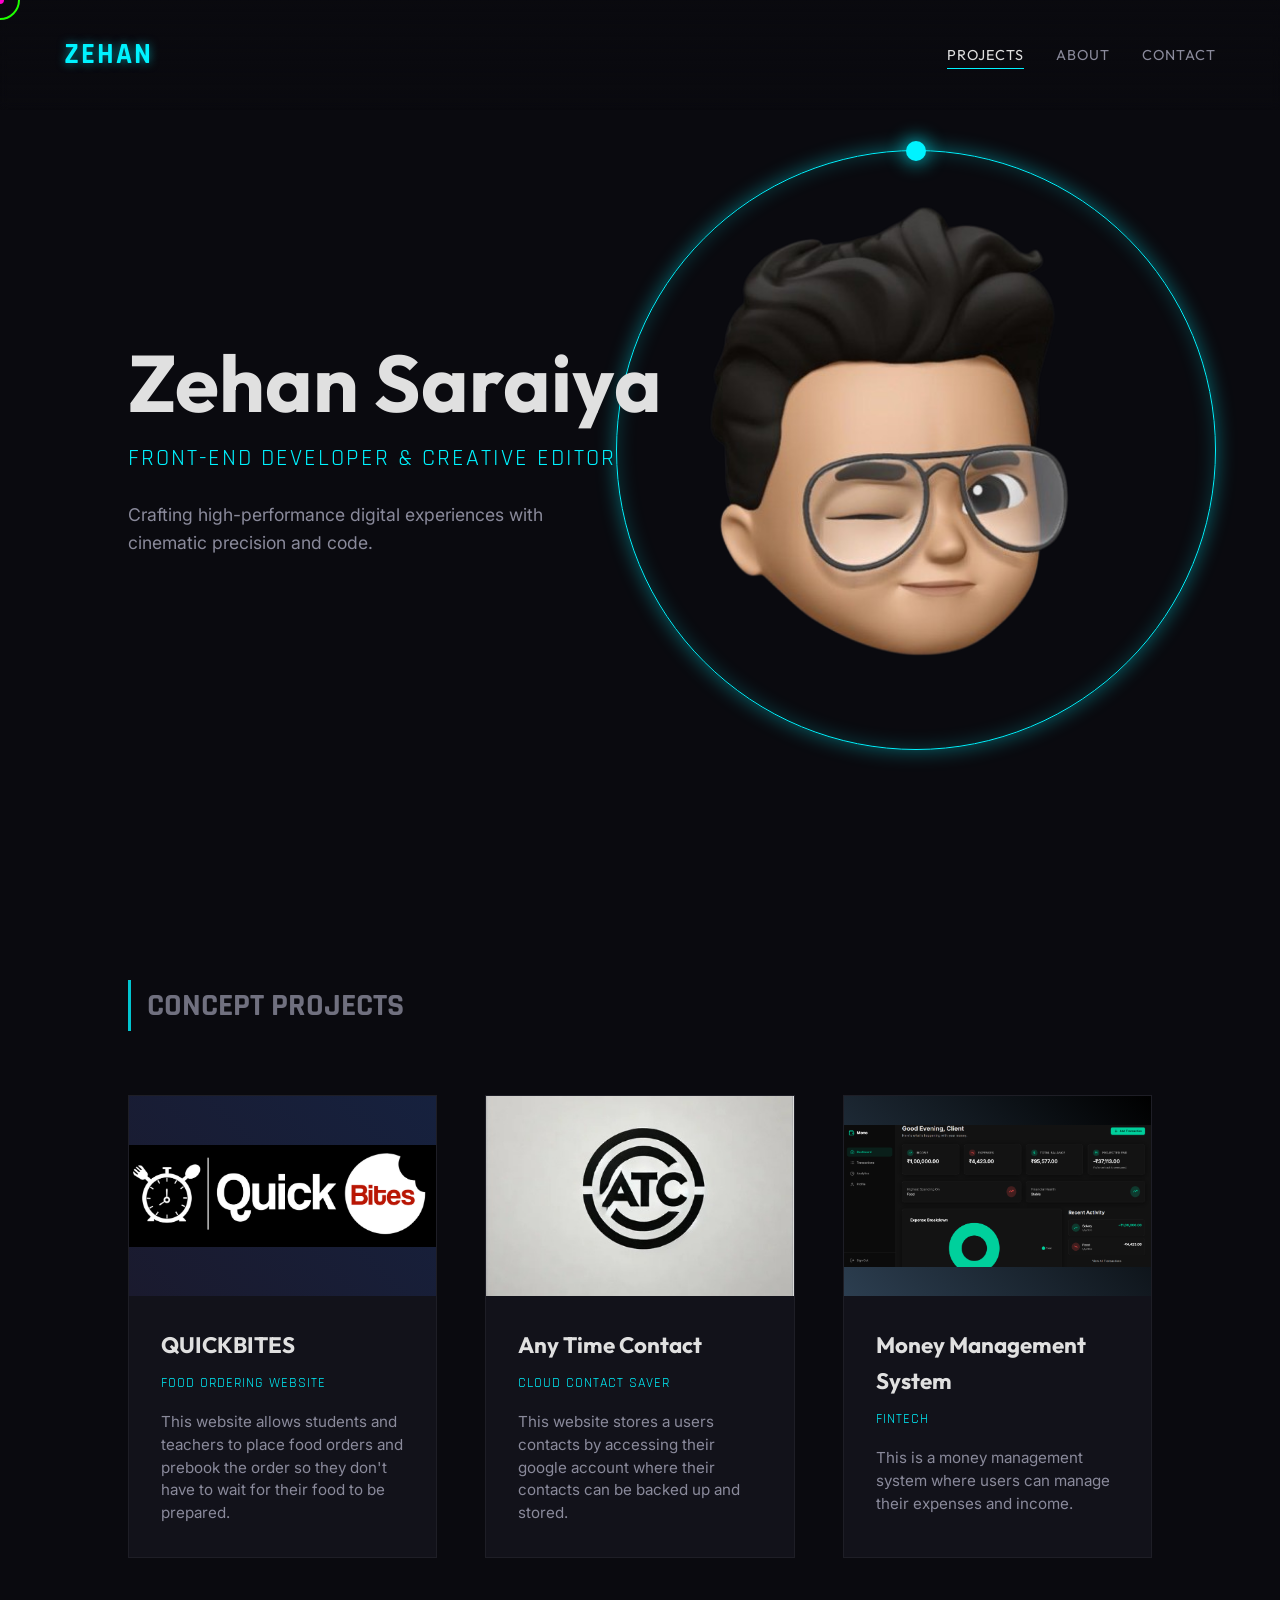
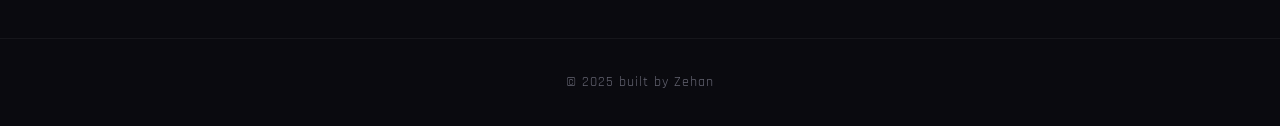
<file: index.html>
<!DOCTYPE html>
<html lang="en-IN">

<head>
    <meta charset="UTF-8">
    <meta name="viewport" content="width=device-width, initial-scale=1.0">
    <link rel="icon" type="image/svg+xml" href="assests/ZS_Logo_blackfill.svg">
    <title>Zehan Saraiya – Front-End Developer & Video/Photo Editor</title>
    <meta name="description"
        content="Official portfolio of Zehan Saraiya, a Front-End Developer and Video/Photo Editor from Ahmedabad, India. Specializing in high-performance digital experiences and visual editing.">
    <meta name="robots" content="index, follow">
    <link rel="canonical" href="https://zehansaraiya.github.io/ZehanPortfolio/">

    <!-- Geo Tags -->
    <meta name="geo.region" content="IN-GJ" />
    <meta name="geo.placename" content="Ahmedabad" />

    <!-- Google Analytics (GA4) -->
    <script async src="https://www.googletagmanager.com/gtag/js?id=G-C0XYHNEBWC"></script>
    <script>
        window.dataLayer = window.dataLayer || [];
        function gtag() { dataLayer.push(arguments); }
        gtag('js', new Date());
        gtag('config', 'G-C0XYHNEBWC');
    </script>

    <!-- Structured Data (JSON-LD) -->
    <script type="application/ld+json">
    {
      "@context": "https://schema.org",
      "@type": "Person",
      "name": "Zehan Saraiya",
      "jobTitle": ["Front-End Developer", "Video Editor", "Photo Editor"],
      "url": "https://zehansaraiya.github.io/ZehanPortfolio/",
      "address": {
        "@type": "PostalAddress",
        "addressLocality": "Ahmedabad",
        "addressRegion": "Gujarat",
        "addressCountry": "India"
      },
      "knowsAbout": ["HTML", "CSS", "JavaScript", "Front-End Development", "Video Editing", "Photo Editing"],
      "sameAs": [
        "https://www.linkedin.com/in/zehan-saraiya-599036266/",
        "https://github.com/ZehanSaraiya",
        "https://www.instagram.com/zehansaraiya123/",
        "https://zehansaraiya.framer.ai/"
      ]
    }
    </script>

    <link rel="preconnect" href="https://fonts.googleapis.com">
    <link rel="preconnect" href="https://fonts.gstatic.com" crossorigin>
    <link
        href="https://fonts.googleapis.com/css2?family=Inter:wght@300;400;600&family=Outfit:wght@500;700&family=Rajdhani:wght@500;700&display=swap"
        rel="stylesheet">
    <link rel="stylesheet" href="style.css">
    <meta name="google-site-verification" content="-E9XZPCRaE_qPZqu6JuUpyY8gT78zB276EZzaVvrD7o" />
</head>

<body>

    <header>
        <nav class="navbar">
            <div class="logo">ZEHAN</div>
            <ul class="nav-links">
                <li><a href="index.html" class="active">Projects</a></li>
                <li><a href="about.html">About</a></li>
                <li><a href="contact.html">Contact</a></li>
            </ul>
        </nav>
    </header>

    <main id="swup" class="transition-fade">
        <section class="hero">
            <div class="hero-content">
                <h1 class="glitch" data-text="Zehan Saraiya">Zehan Saraiya</h1>
                <p class="subtitle">Front-End Developer & Creative Editor</p>
                <p class="description">Crafting high-performance digital experiences with cinematic precision and code.
                </p>
            </div>
            <div class="hero-visual">
                <!-- Abstract tech circle or geometric shape via CSS/SVG -->
                <div class="tech-circle"></div>
                <div class="hero-image-container">
                    <img src="assests/ANIMEPORT.png" alt="Zehan Saraiya - Front-End Developer & Visual Editor">
                </div>
            </div>
        </section>

        <section class="projects">
            <h2 class="section-title">CONCEPT PROJECTS</h2>

            <div class="project-grid">
                <!-- Project 1 -->
                <article class="project-card">
                    <div class="card-image-wrapper">
                        <div class="card-image-placeholder_grad_1"><img src="assests/QBLOGO.png"
                                alt="QuickBites - Food Ordering Website by Zehan Saraiya"></div>
                    </div>
                    <div class="card-content">
                        <h3>QUICKBITES</h3>
                        <p class="project-type">Food Ordering Website</p>
                        <p class="project-desc">This website allows students and teachers to place food orders and
                            prebook the order so they don't have to wait for their food to be prepared.</p>
                    </div>
                </article>

                <!-- Project 2 -->
                <article class="project-card">
                    <div class="card-image-wrapper">
                        <div class="card-image-placeholder_grad_2"><img src="assests/ATCLOGO.jpeg"
                                alt="Any Time Contact - Cloud Contact Saver by Zehan Saraiya"></div>
                    </div>
                    <div class="card-content">
                        <h3>Any Time Contact</h3>
                        <p class="project-type">Cloud contact saver</p>
                        <p class="project-desc">This website stores a users contacts by accessing their google account
                            where their contacts can be backed up and stored.</p>
                    </div>
                </article>

                <!-- Project 3 -->
                <article class="project-card">
                    <div class="card-image-wrapper">
                        <div class="card-image-placeholder_grad_3"><img src="assests/MMS.png"
                                alt="Money Management System - Fintech Project by Zehan Saraiya">
                        </div>
                    </div>
                    <div class="card-content">
                        <h3>Money Management System</h3>
                        <p class="project-type">Fintech</p>
                        <p class="project-desc">This is a money management system where users can manage their
                            expenses and income.</p>
                    </div>
                </article>
            </div>
        </section>
    </main>

    <footer class="footer">
        <p class="copyright">&copy; 2025 built by Zehan</p>
    </footer>

    <div class="cursor"></div>
    <div class="cursor-follower"></div>

    <script src="script.js"></script>
</body>

</html>
</file>
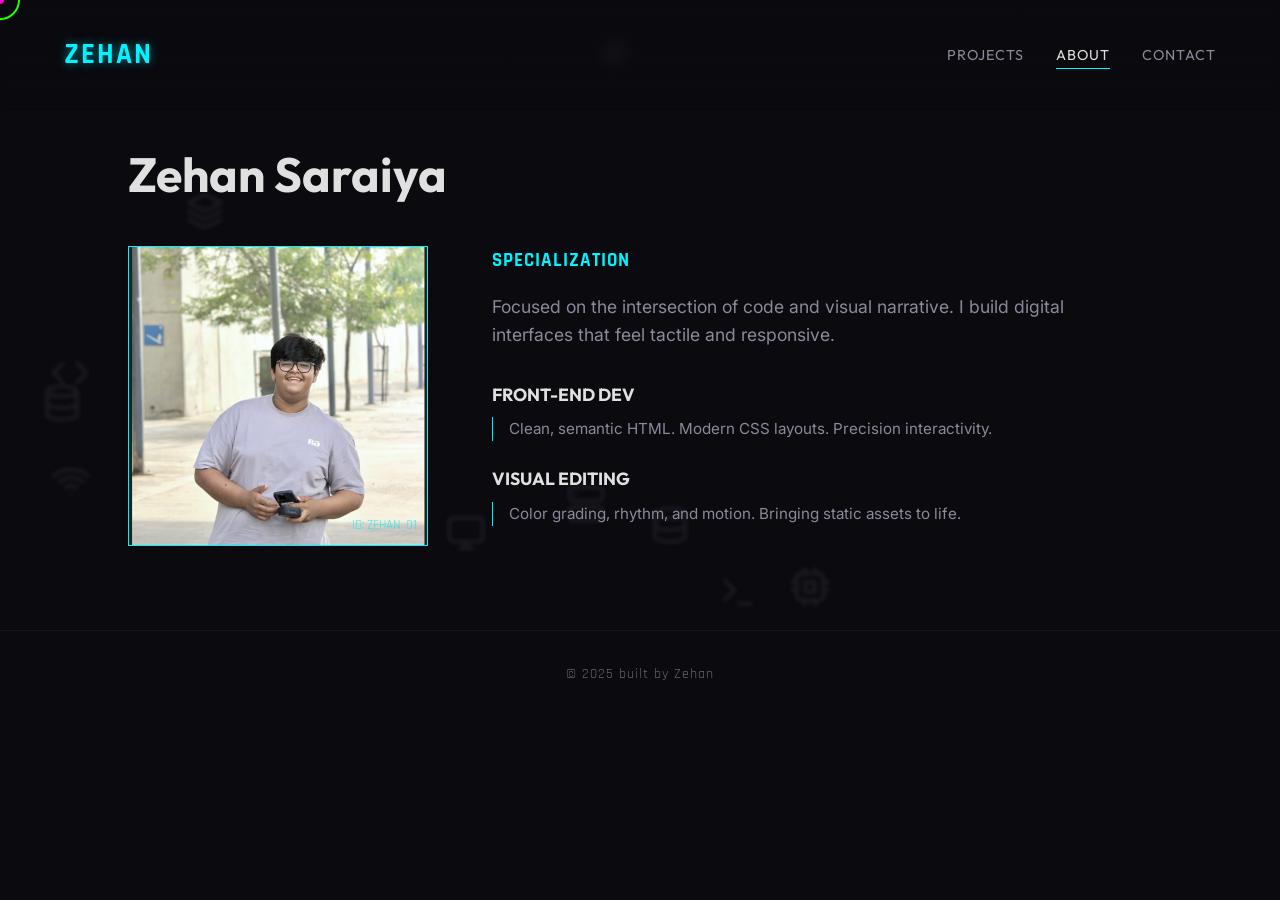
<file: about.html>
<!DOCTYPE html>
<html lang="en-IN">

<head>
    <meta charset="UTF-8">
    <meta name="viewport" content="width=device-width, initial-scale=1.0">
    <link rel="icon" type="image/svg+xml" href="assests/ZS_Logo_blackfill.svg">
    <title>About | Zehan Saraiya – Front-End Developer & Video/Photo Editor</title>
    <meta name="description"
        content="Detailed professional profile of Zehan Saraiya. Expert in Front-End Development, Video Editing, and Photo Editing based in Ahmedabad, Gujarat.">
    <meta name="robots" content="index, follow">
    <link rel="canonical" href="https://zehansaraiya.github.io/ZehanPortfolio/about.html">

    <!-- Geo Tags -->
    <meta name="geo.region" content="IN-GJ" />
    <meta name="geo.placename" content="Ahmedabad" />

    <!-- Google Analytics (GA4) -->
    <script async src="https://www.googletagmanager.com/gtag/js?id=G-C0XYHNEBWC"></script>
    <script>
        window.dataLayer = window.dataLayer || [];
        function gtag() { dataLayer.push(arguments); }
        gtag('js', new Date());
        gtag('config', 'G-C0XYHNEBWC');
    </script>

    <!-- Structured Data (JSON-LD) -->
    <script type="application/ld+json">
    {
      "@context": "https://schema.org",
      "@type": "Person",
      "name": "Zehan Saraiya",
      "jobTitle": ["Front-End Developer", "Video Editor", "Photo Editor"],
      "url": "https://zehansaraiya.github.io/ZehanPortfolio/about.html",
      "address": {
        "@type": "PostalAddress",
        "addressLocality": "Ahmedabad",
        "addressRegion": "Gujarat",
        "addressCountry": "India"
      },
      "knowsAbout": ["HTML", "CSS", "JavaScript", "Front-End Development", "Video Editing", "Photo Editing"],
      "sameAs": [
        "https://www.linkedin.com/in/zehan-saraiya-599036266/",
        "https://github.com/ZehanSaraiya",
        "https://www.instagram.com/zehansaraiya123/",
        "https://zehansaraiya.framer.ai/"
      ]
    }
    </script>

    <link rel="preconnect" href="https://fonts.googleapis.com">
    <link rel="preconnect" href="https://fonts.gstatic.com" crossorigin>
    <link
        href="https://fonts.googleapis.com/css2?family=Inter:wght@300;400;600&family=Outfit:wght@500;700&family=Rajdhani:wght@500;700&display=swap"
        rel="stylesheet">
    <link rel="stylesheet" href="style.css">
</head>

<body>

    <header>
        <nav class="navbar">
            <div class="logo">ZEHAN</div>
            <ul class="nav-links">
                <li><a href="index.html">Projects</a></li>
                <li><a href="about.html" class="active">About</a></li>
                <li><a href="contact.html">Contact</a></li>
            </ul>
        </nav>
    </header>

    <main class="transition-fade about-container">
        <div id="floating-icons-container"></div>
        <section class="about-section">
            <h1 class="page-title">Zehan Saraiya</h1>
            <div class="profile-layout">
                <div class="profile-frame">
                    <div class="profile-placeholder">
                        <img src="assests/pfp.png" alt="Zehan Saraiya - Professional Profile Photo">
                    </div>
                    <div class="profile-id">ID: ZEHAN_01</div>
                </div>

                <div class="profile-bio">
                    <h2 class="bio-subtitle">SPECIALIZATION</h2>
                    <p class="bio-text">
                        Focused on the intersection of code and visual narrative. I build digital interfaces that feel
                        tactile and responsive.
                    </p>

                    <h3 class="bio-role">FRONT-END DEV</h3>
                    <p class="bio-desc">Clean, semantic HTML. Modern CSS layouts. Precision interactivity.</p>

                    <h3 class="bio-role">VISUAL EDITING</h3>
                    <p class="bio-desc">Color grading, rhythm, and motion. Bringing static assets to life.</p>
                </div>
            </div>
        </section>
    </main>

    <footer class="footer">
        <p class="copyright">&copy; 2025 built by Zehan</p>
    </footer>

    <div class="cursor"></div>
    <div class="cursor-follower"></div>

    <script src="script.js"></script>
</body>

</html>
</file>
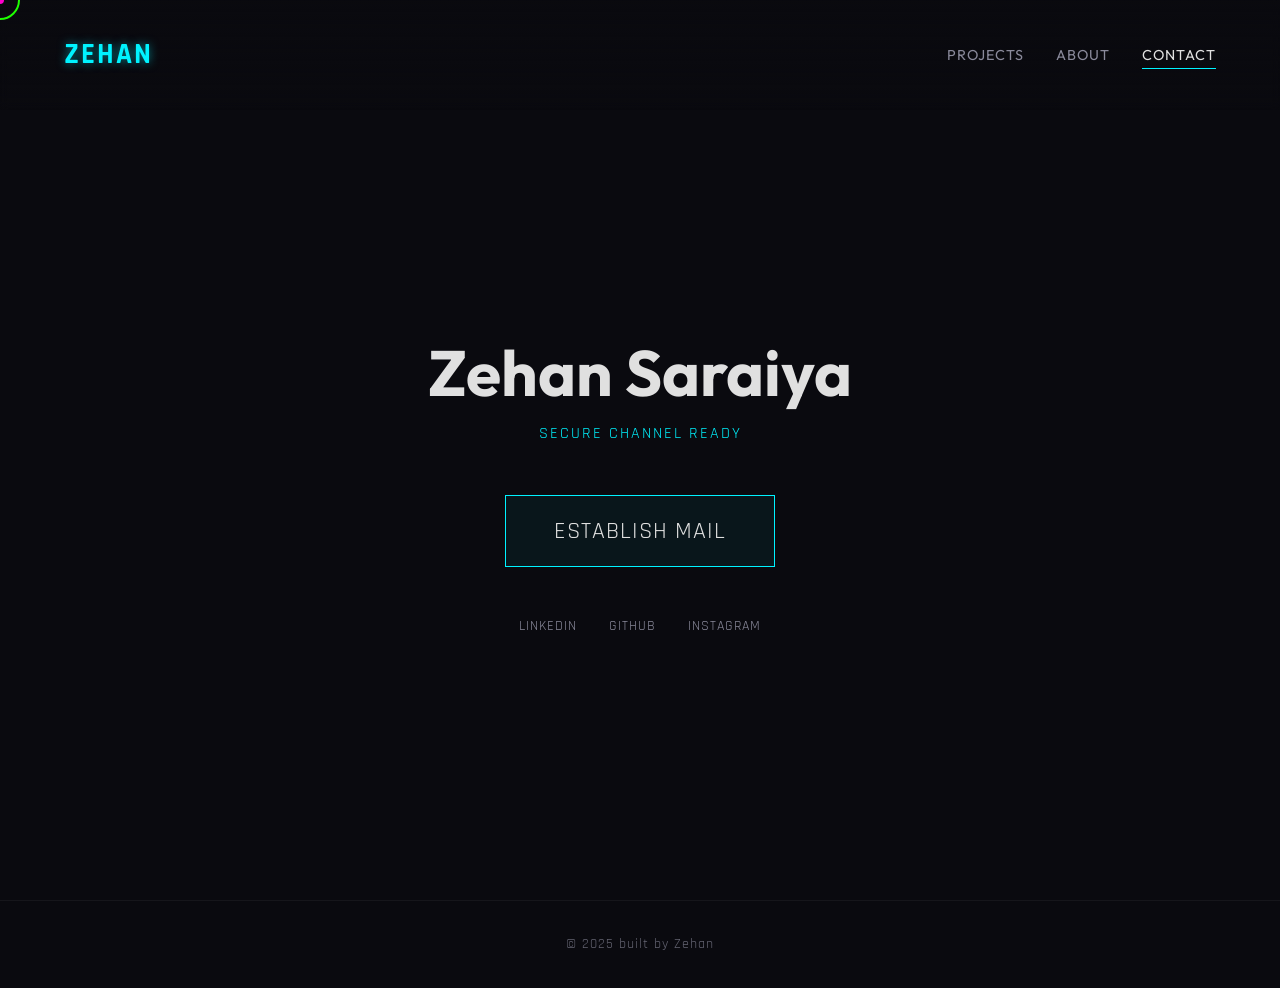
<file: contact.html>
<!DOCTYPE html>
<html lang="en-IN">

<head>
    <meta charset="UTF-8">
    <meta name="viewport" content="width=device-width, initial-scale=1.0">
    <link rel="icon" type="image/svg+xml" href="assests/ZS_Logo_blackfill.svg">
    <title>Contact | Zehan Saraiya – Front-End Developer & Video/Photo Editor</title>
    <meta name="description"
        content="Contact Zehan Saraiya for front-end development, video editing, and photo editing projects. Based in Ahmedabad, India. Reach out via email, LinkedIn, or GitHub.">
    <meta name="robots" content="index, follow">
    <link rel="canonical" href="https://zehansaraiya.github.io/ZehanPortfolio/contact.html">

    <!-- Geo Tags -->
    <meta name="geo.region" content="IN-GJ" />
    <meta name="geo.placename" content="Ahmedabad" />

    <!-- Google Analytics (GA4) -->
    <script async src="https://www.googletagmanager.com/gtag/js?id=G-C0XYHNEBWC"></script>
    <script>
        window.dataLayer = window.dataLayer || [];
        function gtag() { dataLayer.push(arguments); }
        gtag('js', new Date());
        gtag('config', 'G-C0XYHNEBWC');
    </script>

    <!-- Structured Data (JSON-LD) -->
    <script type="application/ld+json">
    {
      "@context": "https://schema.org",
      "@type": "Person",
      "name": "Zehan Saraiya",
      "jobTitle": ["Front-End Developer", "Video Editor", "Photo Editor"],
      "url": "https://zehansaraiya.github.io/ZehanPortfolio/contact.html",
      "address": {
        "@type": "PostalAddress",
        "addressLocality": "Ahmedabad",
        "addressRegion": "Gujarat",
        "addressCountry": "India"
      },
      "knowsAbout": ["HTML", "CSS", "JavaScript", "Front-End Development", "Video Editing", "Photo Editing"],
      "sameAs": [
        "https://www.linkedin.com/in/zehan-saraiya-599036266/",
        "https://github.com/ZehanSaraiya",
        "https://www.instagram.com/zehansaraiya123/",
        "https://zehansaraiya.framer.ai/"
      ]
    }
    </script>

    <link rel="preconnect" href="https://fonts.googleapis.com">
    <link rel="preconnect" href="https://fonts.gstatic.com" crossorigin>
    <link
        href="https://fonts.googleapis.com/css2?family=Inter:wght@300;400;600&family=Outfit:wght@500;700&family=Rajdhani:wght@500;700&display=swap"
        rel="stylesheet">
    <link rel="stylesheet" href="style.css">
</head>

<body>

    <header>
        <nav class="navbar">
            <div class="logo">ZEHAN</div>
            <ul class="nav-links">
                <li><a href="index.html">Projects</a></li>
                <li><a href="about.html">About</a></li>
                <li><a href="contact.html" class="active">Contact</a></li>
            </ul>
        </nav>
    </header>

    <main class="transition-fade contact-container">
        <h1 class="contact-title">Zehan Saraiya</h1>
        <p class="contact-status">SECURE CHANNEL READY</p>

        <div class="contact-actions">
            <a href="https://mail.google.com/mail/?view=cm&fs=1&to=zehan.saraiya.zs@gmail.com" class="btn-primary"
                target="_blank" rel="noopener noreferrer">
                ESTABLISH MAIL
            </a>

            <div class="social-links">
                <a href="https://www.linkedin.com/in/zehan-saraiya-599036266/">LINKEDIN</a>
                <a href="https://github.com/ZehanSaraiya">GITHUB</a>
                <a href="https://www.instagram.com/zehansaraiya123/">INSTAGRAM</a>
            </div>
        </div>
    </main>

    <footer class="footer">
        <p class="copyright">&copy; 2025 built by Zehan</p>
    </footer>

    <div class="cursor"></div>
    <div class="cursor-follower"></div>

    <script src="script.js"></script>
</body>

</html>
</file>
<file: style.css>
/* --- DESIGN SYSTEM & VARS --- */
:root {
    --bg-dark: #0a0a0f;
    --bg-card: #12121a;
    --text-main: #e0e0e0;
    --text-muted: #8a8a9b;
    --accent-cyan: #00f3ff;
    --accent-blue: #0066ff;
    --accent-glow: rgba(0, 243, 255, 0.5);

    --font-heading: 'Outfit', sans-serif;
    --font-body: 'Inter', sans-serif;
    --font-tech: 'Rajdhani', sans-serif;

    --transition-smooth: all 0.4s cubic-bezier(0.16, 1, 0.3, 1);
    --transition-slow: all 0.8s cubic-bezier(0.16, 1, 0.3, 1);
}

/* --- RESET & BASE --- */
* {
    margin: 0;
    padding: 0;
    box-sizing: border-box;
}

body {
    background-color: var(--bg-dark);
    color: var(--text-main);
    font-family: var(--font-body);
    overflow-x: hidden;
    line-height: 1.6;
    -webkit-font-smoothing: antialiased;
}

a {
    text-decoration: none;
    color: inherit;
}

ul {
    list-style: none;
}

/* --- CURSOR --- */
.cursor,
.cursor-follower {
    position: fixed;
    top: 0;
    left: 0;
    border-radius: 50%;
    pointer-events: none;
    z-index: 9999;
    transform: translate(-50%, -50%);
    mix-blend-mode: normal;
}


.cursor {
    width: 8px;
    height: 8px;
    background: #ff00cc;
}

.cursor-follower {
    width: 40px;
    height: 40px;
    border: 2px solid #1eff00;
    transition: transform 0.1s ease-out;
}

/* --- NAVBAR --- */
.navbar {
    display: flex;
    justify-content: space-between;
    align-items: center;
    padding: 2rem 5%;
    position: fixed;
    top: 0;
    width: 100%;
    z-index: 100;
    background: linear-gradient(to bottom, rgba(10, 10, 15, 0.9), transparent);
    backdrop-filter: blur(5px);
}

.logo {
    font-family: var(--font-tech);
    font-size: 1.8rem;
    font-weight: 700;
    letter-spacing: 2px;
    color: var(--accent-cyan);
    text-shadow: 0 0 10px var(--accent-glow);
}

.nav-links {
    display: flex;
    gap: 2rem;
}

.nav-links a {
    font-family: var(--font-heading);
    font-size: 0.9rem;
    text-transform: uppercase;
    letter-spacing: 1px;
    color: var(--text-muted);
    transition: var(--transition-smooth);
    position: relative;
}

.nav-links a:hover,
.nav-links a.active {
    color: var(--text-main);
}

.nav-links a::after {
    content: '';
    position: absolute;
    bottom: -5px;
    left: 0;
    width: 0;
    height: 1px;
    background: var(--accent-cyan);
    transition: var(--transition-smooth);
}

.nav-links a:hover::after,
.nav-links a.active::after {
    width: 100%;
}

/* --- HERO SECTION --- */
.hero {
    height: 100vh;
    display: flex;
    align-items: center;
    justify-content: space-between;
    padding: 0 10%;
    position: relative;
}

.hero-content {
    max-width: 600px;
    z-index: 10;
}

h1 {
    font-family: var(--font-heading);
    font-size: 5rem;
    line-height: 1;
    font-weight: 700;
    margin-bottom: 1rem;
    position: relative;
    color: var(--text-main);
}

.glitch {
    position: relative;
}

.subtitle {
    font-family: var(--font-tech);
    font-size: 1.5rem;
    color: var(--accent-cyan);
    margin-bottom: 1.5rem;
    letter-spacing: 2px;
    text-transform: uppercase;
}

.description {
    font-size: 1.1rem;
    color: var(--text-muted);
    max-width: 450px;
}

/* Hero Visual - Tech Circle */
.hero-visual {
    position: absolute;
    right: 5%;
    top: 50%;
    transform: translateY(-50%);
    width: 600px;
    height: 600px;
    pointer-events: none;
    z-index: 1;
    /* opacity: 0.3; Removed to make it vibrant */
}

.tech-circle {
    width: 100%;
    height: 100%;
    border: 1px solid var(--accent-cyan);
    border-radius: 50%;
    position: relative;
    animation: rotate 20s linear infinite;
    box-shadow: 0 0 20px rgba(0, 243, 255, 0.4), inset 0 0 20px rgba(0, 243, 255, 0.2);
}

.tech-circle::before {
    content: '';
    position: absolute;
    top: -10px;
    left: 50%;
    width: 20px;
    height: 20px;
    background: var(--accent-cyan);
    box-shadow: 0 0 20px var(--accent-cyan);
    border-radius: 50%;
    transform: translateX(-50%);
}

@keyframes rotate {
    0% {
        transform: rotate(0deg);
    }

    100% {
        transform: rotate(360deg);
    }
}

.hero-image-container {
    position: absolute;
    top: 50%;
    left: 50%;
    transform: translate(-50%, -50%);
    width: 85%;
    height: 85%;
    border-radius: 50%;
    overflow: hidden;
    z-index: -1;
    /* Behind the rotating ring if needed, or adjust as preferred */
}

.hero-image-container img {
    width: 100%;
    height: 100%;
    object-fit: cover;
}

/* --- PROJECTS SECTION --- */
.projects {
    padding: 5rem 10%;
}

.section-title {
    font-family: var(--font-tech);
    font-size: 2rem;
    color: var(--text-muted);
    margin-bottom: 4rem;
    border-left: 3px solid var(--accent-cyan);
    padding-left: 1rem;
    opacity: 0.8;
}

.project-grid {
    display: grid;
    grid-template-columns: repeat(auto-fit, minmax(300px, 1fr));
    gap: 3rem;
}

.project-card {
    background: var(--bg-card);
    border: 1px solid rgba(255, 255, 255, 0.05);
    overflow: hidden;
    position: relative;
    transition: var(--transition-smooth);
    cursor: pointer;
}

.project-card:hover {
    transform: translateY(-5px);
    border-color: var(--accent-cyan);
    box-shadow: 0 10px 30px -10px rgba(0, 243, 255, 0.15);
}

.card-image-wrapper {
    width: 100%;
    height: 200px;
    overflow: hidden;
    position: relative;
}

/* Gradients for placeholders */
.card-image-placeholder_grad_1,
.card-image-placeholder_grad_2,
.card-image-placeholder_grad_3 {
    width: 100%;
    height: 100%;
}

.card-image-placeholder_grad_1 {
    background: linear-gradient(45deg, #1a1a2e, #16213e);
}

.card-image-placeholder_grad_2 {
    background: linear-gradient(45deg, #0f2027, #203a43);
}

.card-image-placeholder_grad_3 {
    background: linear-gradient(45deg, #2c3e50, #000000);
}

.card-image-wrapper img {
    width: 100%;
    height: 100%;
    object-fit: contain;
    display: block;
}

.card-image-placeholder_grad_2 img {
    object-fit: cover;
}

.card-content {
    padding: 2rem;
}

.project-card h3 {
    font-family: var(--font-heading);
    font-size: 1.4rem;
    margin-bottom: 0.5rem;
    color: var(--text-main);
}

.project-type {
    font-family: var(--font-tech);
    color: var(--accent-cyan);
    font-size: 0.9rem;
    margin-bottom: 1rem;
    text-transform: uppercase;
    letter-spacing: 1px;
}

.project-desc {
    font-size: 0.95rem;
    color: var(--text-muted);
    line-height: 1.5;
}



/* --- ABOUT PAGE --- */
.about-container {
    padding: 150px 10% 5rem;
}

.page-title {
    font-size: 3rem;
    margin-bottom: 3rem;
    font-family: var(--font-heading);
    color: var(--text-main);
}

.profile-layout {
    display: flex;
    gap: 4rem;
    align-items: flex-start;
    flex-wrap: wrap;
}

.profile-frame {
    width: 300px;
    height: 300px;
    background: #16213e;
    border: 1px solid var(--accent-cyan);
    position: relative;
    flex-shrink: 0;
}

.profile-placeholder {
    width: 100%;
    height: 100%;
    display: flex;
    align-items: center;
    justify-content: center;
    color: var(--accent-cyan);
    font-family: var(--font-tech);
    background: radial-gradient(circle at center, rgba(0, 243, 255, 0.1), transparent);
}

.profile-placeholder img {
    width: 100%;
    height: 100%;
    object-fit: cover;
}

.profile-id {
    position: absolute;
    bottom: 10px;
    right: 10px;
    font-family: var(--font-tech);
    color: var(--accent-cyan);
    font-size: 0.8rem;
    opacity: 0.8;
}

.profile-bio {
    flex: 1;
    min-width: 300px;
}

.bio-subtitle {
    font-family: var(--font-tech);
    color: var(--accent-cyan);
    margin-bottom: 1rem;
    font-size: 1.2rem;
    letter-spacing: 1px;
}

.bio-text {
    margin-bottom: 2rem;
    color: var(--text-muted);
    font-size: 1.1rem;
    max-width: 600px;
}

.bio-role {
    color: var(--text-main);
    font-family: var(--font-heading);
    margin-bottom: 0.5rem;
    font-size: 1.1rem;
}

.bio-desc {
    color: var(--text-muted);
    font-size: 0.95rem;
    margin-bottom: 1.5rem;
    padding-left: 1rem;
    border-left: 1px solid var(--accent-cyan);
}

/* --- CONTACT PAGE --- */
.contact-container {
    min-height: 100vh;
    display: flex;
    align-items: center;
    justify-content: center;
    flex-direction: column;
    padding-top: 80px;
    /* Accounts for navbar */
}

.contact-title {
    font-size: 4rem;
    margin-bottom: 1rem;
    text-align: center;
    font-family: var(--font-heading);
}

.contact-status {
    color: var(--accent-cyan);
    font-family: var(--font-tech);
    letter-spacing: 2px;
    margin-bottom: 3rem;
    animation: pulse 2s infinite;
}

@keyframes pulse {

    0%,
    100% {
        opacity: 1;
    }

    50% {
        opacity: 0.5;
    }
}

.contact-actions {
    text-align: center;
}

.btn-primary {
    font-size: 1.5rem;
    border: 1px solid var(--accent-cyan);
    padding: 1rem 3rem;
    color: var(--text-main);
    transition: var(--transition-smooth);
    display: inline-block;
    background: rgba(0, 243, 255, 0.05);
    font-family: var(--font-tech);
    letter-spacing: 1px;
}

.btn-primary:hover {
    background: var(--accent-cyan);
    color: var(--bg-dark);
    box-shadow: 0 0 20px var(--accent-glow);
}

.social-links {
    margin-top: 3rem;
    display: flex;
    gap: 2rem;
    justify-content: center;
}

.social-links a {
    color: var(--text-muted);
    font-size: 0.9rem;
    transition: var(--transition-smooth);
    font-family: var(--font-tech);
    letter-spacing: 1px;
}

.social-links a:hover {
    color: var(--accent-cyan);
    transform: translateY(-2px);
}

/* --- PAGE TRANSITIONS --- */
.transition-fade {
    opacity: 0;
    transform: translateY(20px);
    transition: all 0.6s ease-out;
}

.transition-fade.is-active {
    opacity: 1;
    transform: translateY(0);
}

/* --- RESPONSIVE (TABLET & MOBILE) --- */
@media (max-width: 768px) {
    .navbar {
        padding: 1.5rem 5%;
    }

    .nav-links {
        gap: 1.5rem;
    }

    .hero {
        flex-direction: column;
        justify-content: center;
        text-align: center;
        padding-top: 100px;
    }

    .hero-content {
        margin-bottom: 4rem;
    }

    h1 {
        font-size: 3.5rem;
    }

    .hero-visual {
        position: relative;
        right: auto;
        top: auto;
        width: 300px;
        height: 300px;
        margin: 0 auto;
    }

    .project-grid {
        grid-template-columns: 1fr;
    }

    .profile-layout {
        flex-direction: column;
        align-items: center;
        text-align: center;
        gap: 2rem;
    }

    .profile-bio {
        width: 100%;
        min-width: auto;
    }

    .bio-desc {
        text-align: left;
    }
}

@media (max-width: 480px) {
    .navbar {
        padding: 1rem 5%;
        flex-direction: column;
        gap: 1rem;
    }

    .nav-links {
        gap: 1rem;
        width: 100%;
        justify-content: center;
        font-size: 0.8rem;
    }

    h1 {
        font-size: 2.5rem;
    }

    .contact-title {
        font-size: 2.5rem;
    }
}

/* --- FOOTER --- */
.footer {
    padding: 2rem 5%;
    text-align: center;
    border-top: 1px solid rgba(255, 255, 255, 0.05);
    background: var(--bg-dark);
    position: relative;
    z-index: 10;
}

.copyright {
    font-family: var(--font-tech);
    color: var(--text-muted);
    font-size: 0.9rem;
    letter-spacing: 1px;
    opacity: 0.7;
}

/* --- RESPONSIVE IMPROVEMENTS --- */
@media (max-width: 480px) {
    .footer {
        padding: 1.5rem 5%;
    }

    .copyright {
        font-size: 0.8rem;
    }
}

/* --- FLOATING ICONS (BACKGROUND) --- */
#floating-icons-container {
    position: fixed;
    top: 0;
    left: 0;
    width: 100vw;
    height: 100vh;
    z-index: 0;
    overflow: hidden;
    pointer-events: none;
}

.floating-icon {
    position: absolute;
    color: var(--text-muted);
    opacity: 0.15;
    filter: blur(2px);
    pointer-events: auto;
    transition: all 0.4s ease-out;
    width: 40px;
    height: 40px;
    will-change: transform, opacity, filter;
}

.floating-icon:hover {
    opacity: 1;
    filter: blur(0);
    transform: scale(1.5) rotate(15deg) !important;
    color: var(--accent-cyan);
    z-index: 10;
}

/* Keyframes will be handled via JS/inline styles for randomness or just a generic float here */
@keyframes float-anim {
    0% {
        transform: translate(0, 0);
    }

    25% {
        transform: translate(10px, -15px);
    }

    50% {
        transform: translate(-5px, -25px);
    }

    75% {
        transform: translate(-15px, -10px);
    }

    100% {
        transform: translate(0, 0);
    }
}
</file>
